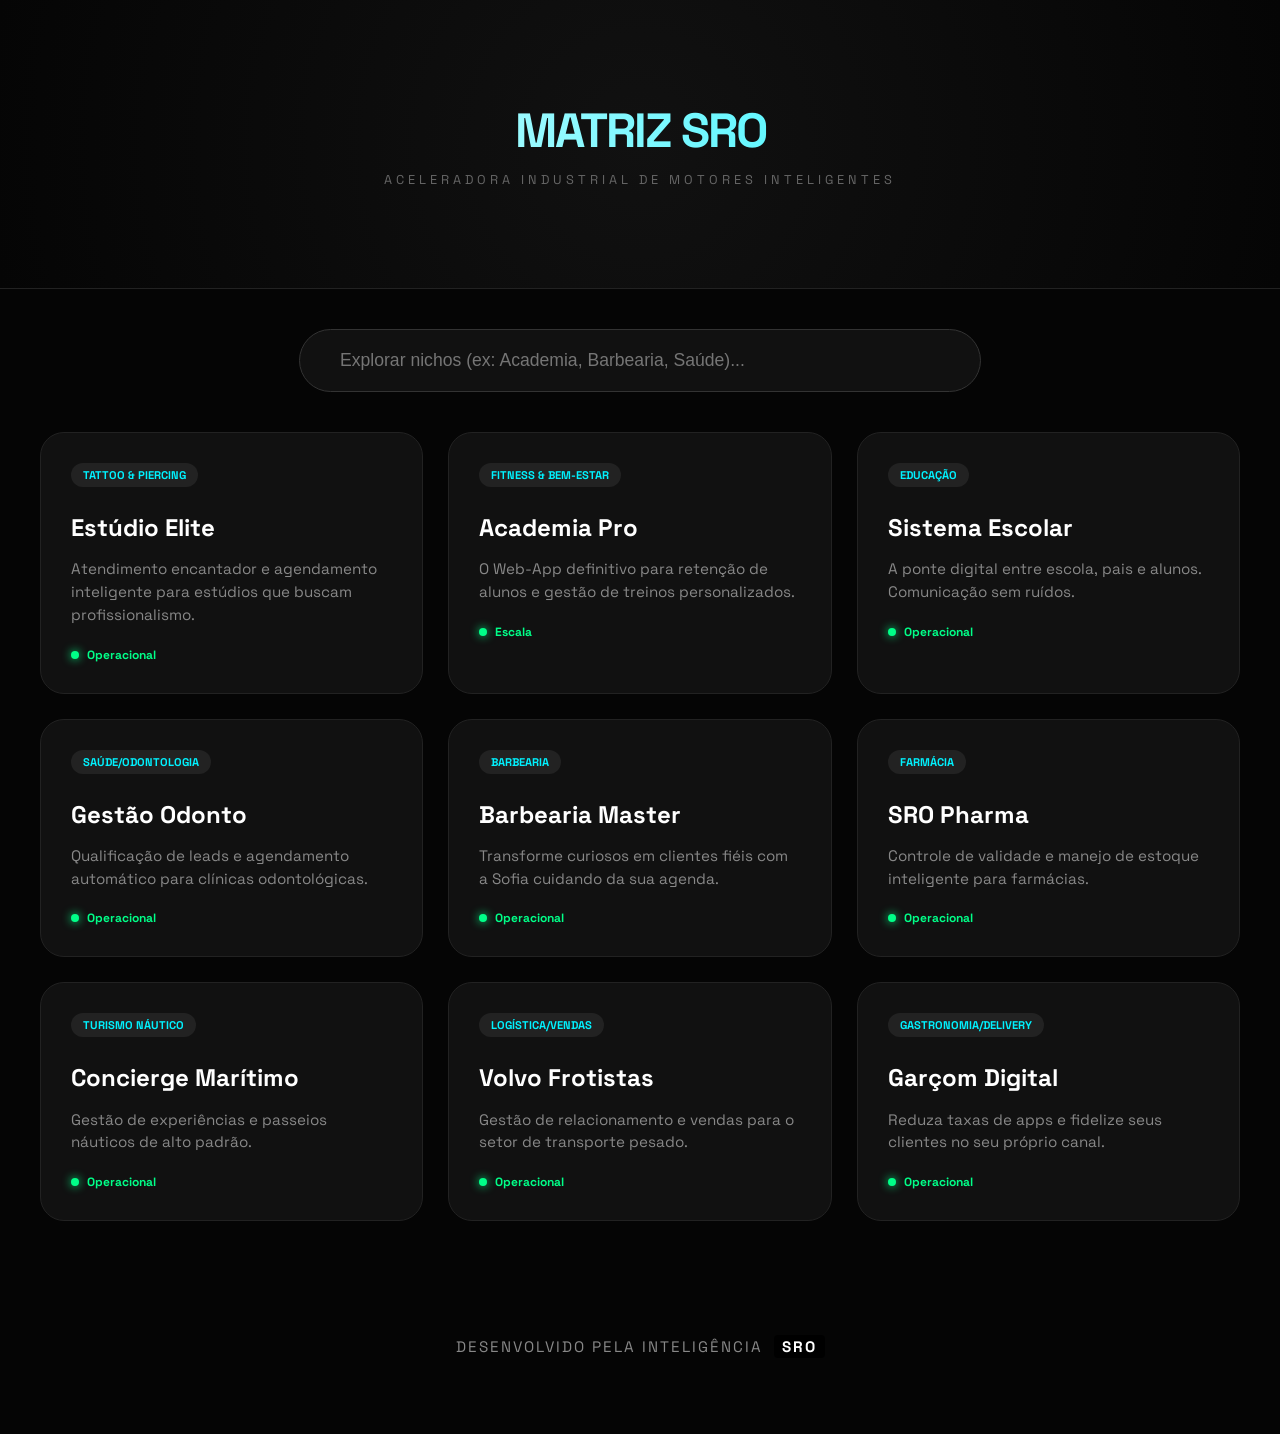
<file: index.html>
<!DOCTYPE html>
<html lang="pt-br">
<head>
    <meta charset="UTF-8">
    <meta name="viewport" content="width=device-width, initial-scale=1.0">
    <title>MATRIZ SRO | Holding de Motores Inteligentes</title>
    <style>
        @import url('https://fonts.googleapis.com/css2?family=Space+Grotesk:wght@300;500;700&display=swap');
        
        :root {
            --primary: #00f2ff;
            --bg: #050505;
            --card-bg: #111;
            --text: #fff;
        }

        body {
            background: var(--bg);
            color: var(--text);
            font-family: 'Space Grotesk', sans-serif;
            margin: 0;
            overflow-x: hidden;
        }

        header {
            padding: 60px 20px;
            text-align: center;
            background: radial-gradient(circle at center, #111 0%, #050505 100%);
            border-bottom: 1px solid #222;
        }

        h1 {
            font-size: 3rem;
            margin: 0;
            letter-spacing: -2px;
            background: linear-gradient(to right, #fff, var(--primary));
            -webkit-background-clip: text;
            -webkit-text-fill-color: transparent;
        }

        .subtitle {
            color: #666;
            text-transform: uppercase;
            letter-spacing: 4px;
            font-size: 0.8rem;
            margin-top: 10px;
        }

        .container {
            max-width: 1200px;
            margin: 0 auto;
            padding: 40px 20px;
        }

        #busca {
            margin-bottom: 40px;
            display: flex;
            justify-content: center;
        }

        #inputBusca {
            background: #111;
            border: 1px solid #333;
            padding: 20px 40px;
            border-radius: 50px;
            color: white;
            width: 100%;
            max-width: 600px;
            font-size: 1.1rem;
            outline: none;
            transition: border 0.3s;
        }

        #inputBusca:focus {
            border-color: var(--primary);
        }

        .grid {
            display: grid;
            grid-template-columns: repeat(auto-fill, minmax(300px, 1fr));
            gap: 25px;
        }

        .card {
            background: var(--card-bg);
            border: 1px solid #222;
            padding: 30px;
            border-radius: 24px;
            transition: all 0.3s ease;
            position: relative;
            overflow: hidden;
            cursor: pointer;
        }

        .card:hover {
            border-color: var(--primary);
            transform: translateY(-5px);
            background: #161616;
        }

        .badge {
            font-size: 0.7rem;
            background: #222;
            padding: 5px 12px;
            border-radius: 50px;
            color: var(--primary);
            font-weight: 700;
            text-transform: uppercase;
            margin-bottom: 15px;
            display: inline-block;
        }

        h3 {
            margin: 10px 0;
            font-size: 1.5rem;
        }

        p {
            color: #888;
            font-size: 0.95rem;
            line-height: 1.5;
        }

        .status {
            font-size: 0.75rem;
            font-weight: 700;
            color: #00ff88;
            margin-top: 20px;
            display: flex;
            align-items: center;
            gap: 8px;
        }

        .status::before {
            content: '';
            width: 8px;
            height: 8px;
            background: #00ff88;
            border-radius: 50%;
            box-shadow: 0 0 10px #00ff88;
        }

        footer {
            text-align: center;
            padding: 60px;
            color: #444;
            font-size: 0.8rem;
            text-transform: uppercase;
            letter-spacing: 2px;
        }

        .sro-logo {
            font-weight: 900;
            color: white;
            background: black;
            padding: 2px 8px;
            border-radius: 4px;
            margin-left: 5px;
        }
    </style>
</head>
<body>
    <header>
        <div class="container">
            <h1>MATRIZ SRO</h1>
            <div class="subtitle">Aceleradora Industrial de Motores Inteligentes</div>
        </div>
    </header>

    <main class="container">
        <section id="busca">
            <input type="text" id="inputBusca" placeholder="Explorar nichos (ex: Academia, Barbearia, Saúde)...">
        </section>

        <section id="listaProdutos" class="grid">
            <!-- Injetado por JS -->
        </section>
    </main>

    <footer>
        <p>Desenvolvido pela Inteligência <span class="sro-logo">SRO</span></p>
    </footer>

    <script src="assets/js/script.js"></script>
</body>
</html>
</file>
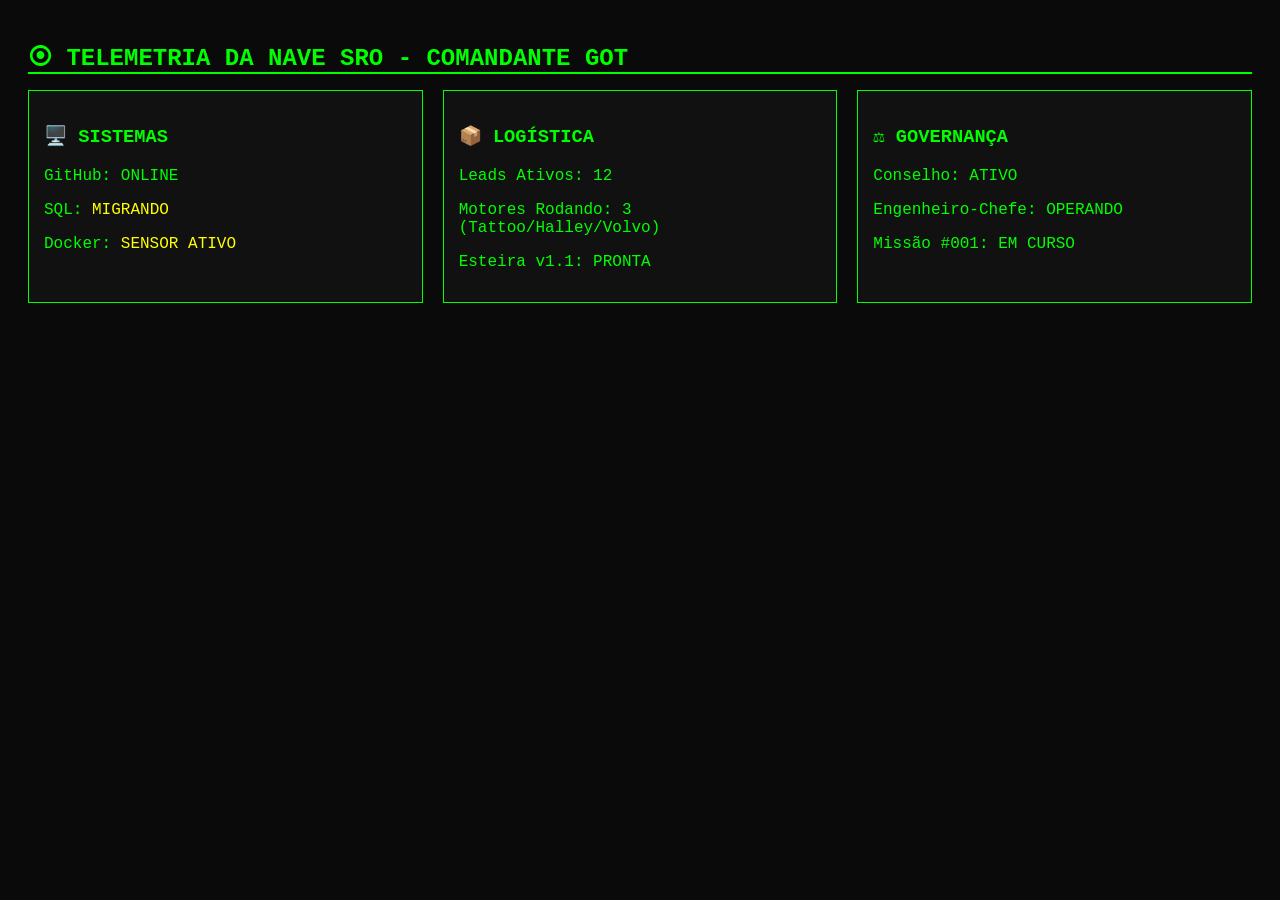
<file: dashboard_got.html>
<!DOCTYPE html>
<html lang="pt-br">
<head>
    <meta charset="UTF-8">
    <title>SRO - Dashboard de Telemetria</title>
    <style>
        body { background: #0a0a0a; color: #00ff00; font-family: 'Courier New', monospace; padding: 20px; }
        .grid { display: grid; grid-template-columns: repeat(3, 1fr); gap: 20px; }
        .card { border: 1px solid #00ff00; padding: 15px; background: #111; }
        .status-ok { color: #00ff00; }
        .status-warn { color: #ffff00; }
        h1 { border-bottom: 2px solid #00ff00; font-size: 24px; }
        .radar { color: #00ff00; animation: blink 1.5s infinite; }
        @keyframes blink { 0% { opacity: 1; } 50% { opacity: 0.3; } 100% { opacity: 1; } }
    </style>
</head>
<body>
    <h1><span class="radar">⦿</span> TELEMETRIA DA NAVE SRO - COMANDANTE GOT</h1>
    <div class="grid">
        <div class="card">
            <h3>🖥️ SISTEMAS</h3>
            <p>GitHub: <span class="status-ok">ONLINE</span></p>
            <p>SQL: <span class="status-warn">MIGRANDO</span></p>
            <p>Docker: <span class="status-warn">SENSOR ATIVO</span></p>
        </div>
        <div class="card">
            <h3>📦 LOGÍSTICA</h3>
            <p>Leads Ativos: 12</p>
            <p>Motores Rodando: 3 (Tattoo/Halley/Volvo)</p>
            <p>Esteira v1.1: PRONTA</p>
        </div>
        <div class="card">
            <h3>⚖️ GOVERNANÇA</h3>
            <p>Conselho: <span class="status-ok">ATIVO</span></p>
            <p>Engenheiro-Chefe: <span class="status-ok">OPERANDO</span></p>
            <p>Missão #001: EM CURSO</p>
        </div>
    </div>
</body>
</html>
</file>
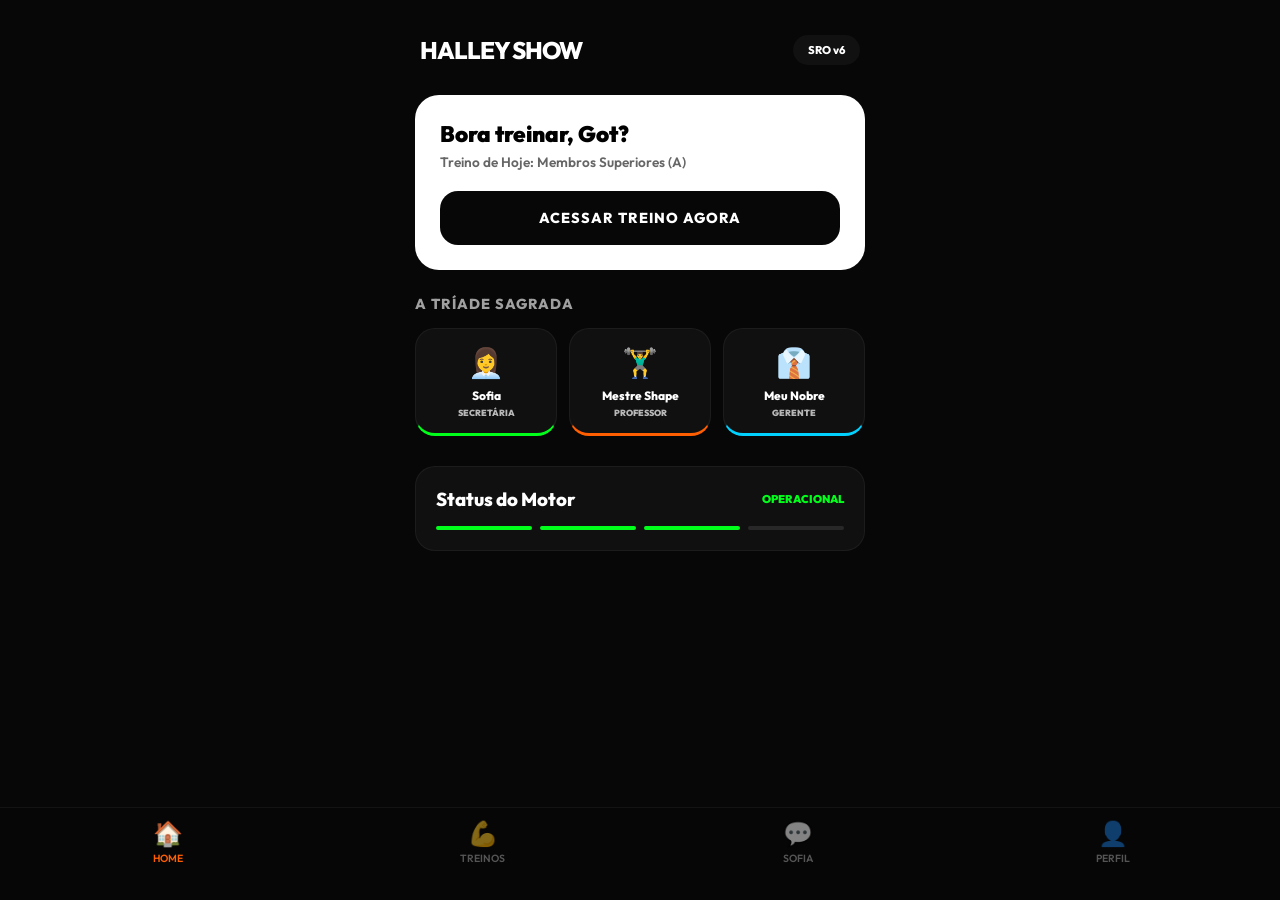
<file: halley_app.html>
<!DOCTYPE html>
<html lang="pt-BR">
<head>
    <meta charset="UTF-8">
    <meta name="viewport" content="width=device-width, initial-scale=1.0, maximum-scale=1.0, user-scalable=no">
    <title>Halley Show | Sistema SRO v6</title>
    <style>
        @import url('https://fonts.googleapis.com/css2?family=Syncopate:wght@700&family=Outfit:wght@300;400;600;800&display=swap');

        :root {
            --gym-orange: #FF5F00;
            --gym-yellow: #FFD300;
            --bg-dark: #070707;
            --card-glass: rgba(255, 255, 255, 0.04);
            --text-white: #FFFFFF;
            --text-gray: #A0A0A0;
            --green-accent: #00FF1A;
            --blue-accent: #00D1FF;
            --purple-accent: #7B2CBF;
        }

        * { margin: 0; padding: 0; box-sizing: border-box; }

        body {
            font-family: 'Outfit', sans-serif;
            background-color: var(--bg-dark);
            color: var(--text-white);
            min-height: 100vh;
            overflow-x: hidden;
            -webkit-tap-highlight-color: transparent;
        }

        .app-container {
            max-width: 480px;
            margin: 0 auto;
            padding: 15px 15px 110px 15px;
        }

        /* Sistema de Abas Navegáveis */
        input[name="main-nav"] { display: none; }
        .app-section { display: none; animation: slideUp 0.4s cubic-bezier(0.16, 1, 0.3, 1); }

        #nav-home:checked ~ .app-container #section-home { display: block; }
        #nav-treinos:checked ~ .app-container #section-treinos { display: block; }
        #nav-chat:checked ~ .app-container #section-chat { display: block; }
        #nav-perfil:checked ~ .app-container #section-perfil { display: block; }

        @keyframes slideUp {
            from { opacity: 0; transform: translateY(20px); }
            to { opacity: 1; transform: translateY(0); }
        }

        /* HEADER */
        header { 
            display: flex; 
            justify-content: space-between; 
            align-items: center; 
            padding: 20px 5px; 
            margin-bottom: 10px;
        }
        .header-title { font-size: 1.5rem; font-weight: 800; text-transform: uppercase; letter-spacing: -1px; }

        /* TRÍADE SAGRADA (O CORAÇÃO DO SISTEMA) */
        .triade-grid {
            display: grid;
            grid-template-columns: repeat(3, 1fr);
            gap: 12px;
            margin-bottom: 30px;
        }

        .triade-item {
            background: var(--card-glass);
            border: 1px solid rgba(255,255,255,0.05);
            border-radius: 20px;
            padding: 15px 10px;
            text-align: center;
            cursor: pointer;
            transition: 0.3s;
            position: relative;
            overflow: hidden;
        }
        .triade-item:active { transform: scale(0.95); }
        .triade-item .icon { font-size: 1.8rem; margin-bottom: 8px; display: block; }
        .triade-item h4 { font-size: 0.75rem; font-weight: 800; margin-bottom: 4px; }
        .triade-item p { font-size: 0.55rem; font-weight: 900; text-transform: uppercase; opacity: 0.7; }

        /* Cores da Tríade */
        .triade-sofia { border-bottom: 3px solid var(--green-accent); }
        .triade-mestre { border-bottom: 3px solid var(--gym-orange); }
        .triade-nobre { border-bottom: 3px solid var(--blue-accent); }

        /* MODAIS DA TRÍADE */
        .modal-triade {
            position: fixed; top: 0; left: 0; width: 100%; height: 100%;
            background: rgba(0,0,0,0.95); z-index: 2000;
            display: none; flex-direction: column; padding: 40px 25px;
            animation: fadeIn 0.3s ease;
        }
        @keyframes fadeIn { from { opacity: 0; } to { opacity: 1; } }

        .modal-header { display: flex; justify-content: space-between; align-items: center; margin-bottom: 30px; }
        .modal-content h2 { font-size: 2rem; font-weight: 900; margin-bottom: 10px; }
        .modal-content h3 { color: var(--text-gray); font-size: 0.9rem; font-weight: 600; text-transform: uppercase; letter-spacing: 2px; margin-bottom: 25px; }
        .modal-content p { font-size: 1.1rem; line-height: 1.6; color: #CCC; margin-bottom: 30px; }
        
        .btn-close-modal { background: white; color: black; border: none; padding: 12px 25px; border-radius: 12px; font-weight: 800; cursor: pointer; }

        /* DASHBOARD TREINO */
        .training-card {
            background: white; color: black; border-radius: 24px; padding: 25px; margin-bottom: 25px;
        }
        .training-card h2 { font-size: 1.4rem; font-weight: 900; margin-bottom: 5px; }
        .training-card p { font-size: 0.85rem; font-weight: 600; color: #666; margin-bottom: 20px; }
        
        .btn-start-training {
            width: 100%; background: var(--bg-dark); color: white; border: none;
            padding: 18px; border-radius: 18px; font-weight: 800; font-size: 0.9rem;
            text-transform: uppercase; letter-spacing: 1px; cursor: pointer;
        }

        /* NAVBAR */
        .navbar {
            position: fixed; bottom: 0; left: 0; width: 100%;
            background: rgba(7, 7, 7, 0.98); backdrop-filter: blur(20px);
            display: flex; justify-content: space-around; padding: 10px 10px 35px 10px;
            border-top: 1px solid rgba(255,255,255,0.05); z-index: 1000;
        }
        .nav-link { text-align: center; color: #555; font-size: 0.65rem; font-weight: 600; flex: 1; cursor: pointer; }
        .nav-icon { font-size: 1.5rem; display: block; margin-bottom: 4px; opacity: 0.5; }

        #nav-home:checked ~ .navbar label[for="nav-home"],
        #nav-treinos:checked ~ .navbar label[for="nav-treinos"],
        #nav-chat:checked ~ .navbar label[for="nav-chat"],
        #nav-perfil:checked ~ .navbar label[for="nav-perfil"] { color: var(--gym-orange); }
        
        #nav-home:checked ~ .navbar label[for="nav-home"] .nav-icon,
        #nav-treinos:checked ~ .navbar label[for="nav-treinos"] .nav-icon,
        #nav-chat:checked ~ .navbar label[for="nav-chat"] .nav-icon,
        #nav-perfil:checked ~ .navbar label[for="nav-perfil"] .nav-icon { opacity: 1; }

    </style>
</head>
<body>

    <input type="radio" name="main-nav" id="nav-home" checked>
    <input type="radio" name="main-nav" id="nav-treinos">
    <input type="radio" name="main-nav" id="nav-chat">
    <input type="radio" name="main-nav" id="nav-perfil">

    <div class="app-container">
        
        <!-- SECTION: HOME -->
        <section id="section-home" class="app-section">
            <header>
                <div class="header-title">Halley Show</div>
                <div style="background: var(--card-glass); padding: 8px 15px; border-radius: 50px; font-size: 0.7rem; font-weight: 800;">SRO v6</div>
            </header>

            <div class="training-card">
                <h2>Bora treinar, Got?</h2>
                <p>Treino de Hoje: Membros Superiores (A)</p>
                <label for="nav-treinos" class="btn-start-training" style="display: block; text-align: center; text-decoration: none;">Acessar Treino Agora</label>
            </div>

            <div style="margin-bottom: 15px; font-weight: 800; font-size: 0.9rem; text-transform: uppercase; color: var(--text-gray); letter-spacing: 1px;">A Tríade Sagrada</div>
            
            <div class="triade-grid">
                <div class="triade-item triade-sofia" onclick="openTriade('sofia')">
                    <span class="icon">👩‍💼</span>
                    <h4>Sofia</h4>
                    <p>Secretária</p>
                </div>
                <div class="triade-item triade-mestre" onclick="openTriade('mestre')">
                    <span class="icon">🏋️‍♂️</span>
                    <h4>Mestre Shape</h4>
                    <p>Professor</p>
                </div>
                <div class="triade-item triade-nobre" onclick="openTriade('nobre')">
                    <span class="icon">👔</span>
                    <h4>Meu Nobre</h4>
                    <p>Gerente</p>
                </div>
            </div>

            <div style="background: var(--card-glass); border-radius: 20px; padding: 20px; border: 1px solid rgba(255,255,255,0.05);">
                <div style="display: flex; justify-content: space-between; align-items: center; margin-bottom: 15px;">
                    <h3 style="font-weight: 800;">Status do Motor</h3>
                    <span style="color: var(--green-accent); font-size: 0.7rem; font-weight: 900;">OPERACIONAL</span>
                </div>
                <div style="display: flex; gap: 8px;">
                    <div style="flex: 1; height: 4px; background: var(--green-accent); border-radius: 2px;"></div>
                    <div style="flex: 1; height: 4px; background: var(--green-accent); border-radius: 2px;"></div>
                    <div style="flex: 1; height: 4px; background: var(--green-accent); border-radius: 2px;"></div>
                    <div style="flex: 1; height: 4px; background: rgba(255,255,255,0.1); border-radius: 2px;"></div>
                </div>
            </div>
        </section>

        <!-- OUTRAS SEÇÕES (SIMULADAS) -->
        <section id="section-treinos" class="app-section">
            <header><div class="header-title">Treinos</div></header>
            <div style="text-align: center; padding: 50px 20px;">
                <h1 style="font-size: 4rem;">🏋️‍♂️</h1>
                <h2>Motor de Treino Ativo</h2>
                <p style="color: var(--text-gray); margin-top: 10px;">O Mestre Shape está carregando suas séries...</p>
            </div>
        </section>

    </div>

    <!-- MODAIS DA TRÍADE -->
    <div id="modalTriade" class="modal-triade">
        <div class="modal-header">
            <div style="font-weight: 900; letter-spacing: 2px;">SRO CORE</div>
            <button class="btn-close-modal" onclick="closeTriade()">FECHAR</button>
        </div>
        <div class="modal-content" id="modalContent">
            <!-- Dinâmico -->
        </div>
    </div>

    <nav class="navbar">
        <label for="nav-home" class="nav-link">
            <span class="nav-icon">🏠</span>
            HOME
        </label>
        <label for="nav-treinos" class="nav-link">
            <span class="nav-icon">💪</span>
            TREINOS
        </label>
        <label for="nav-chat" class="nav-link">
            <span class="nav-icon">💬</span>
            SOFIA
        </label>
        <label for="nav-perfil" class="nav-link">
            <span class="nav-icon">👤</span>
            PERFIL
        </label>
    </nav>

    <script>
        const triadeData = {
            sofia: {
                title: "Sofia",
                subtitle: "Secretária Invisível",
                desc: "Eu cuido do seu encantamento. Faço a triagem dos seus leads, agendo suas aulas experimentais e garanto que nenhum aluno esfrie. Sou a ponte entre a curiosidade e o fechamento.",
                color: "#00FF1A"
            },
            mestre: {
                title: "Mestre Shape",
                subtitle: "Especialista Técnico",
                desc: "Eu sou o Halley Show digitalizado. Prescrevo treinos de alta performance, acompanho sua evolução técnica e garanto que cada repetição conte. Conhecimento de elite em cada série.",
                color: "#FF5F00"
            },
            nobre: {
                title: "Meu Nobre",
                subtitle: "Gerente Estratégico",
                desc: "Eu administro os números. Cuido das renovações, do financeiro e da escala do negócio. Enquanto você foca no treino, eu foco na saúde do seu caixa e na retenção dos seus sócios.",
                color: "#00D1FF"
            }
        };

        function openTriade(key) {
            const data = triadeData[key];
            const modal = document.getElementById('modalTriade');
            const content = document.getElementById('modalContent');
            
            content.innerHTML = `
                <h2 style="color: ${data.color}">${data.title}</h2>
                <h3>${data.subtitle}</h3>
                <p>${data.desc}</p>
                <div style="background: ${data.color}; height: 10px; width: 60px; border-radius: 5px;"></div>
            `;
            
            modal.style.display = 'flex';
        }

        function closeTriade() {
            document.getElementById('modalTriade').style.display = 'none';
        }
    </script>
</body>
</html>
</file>
